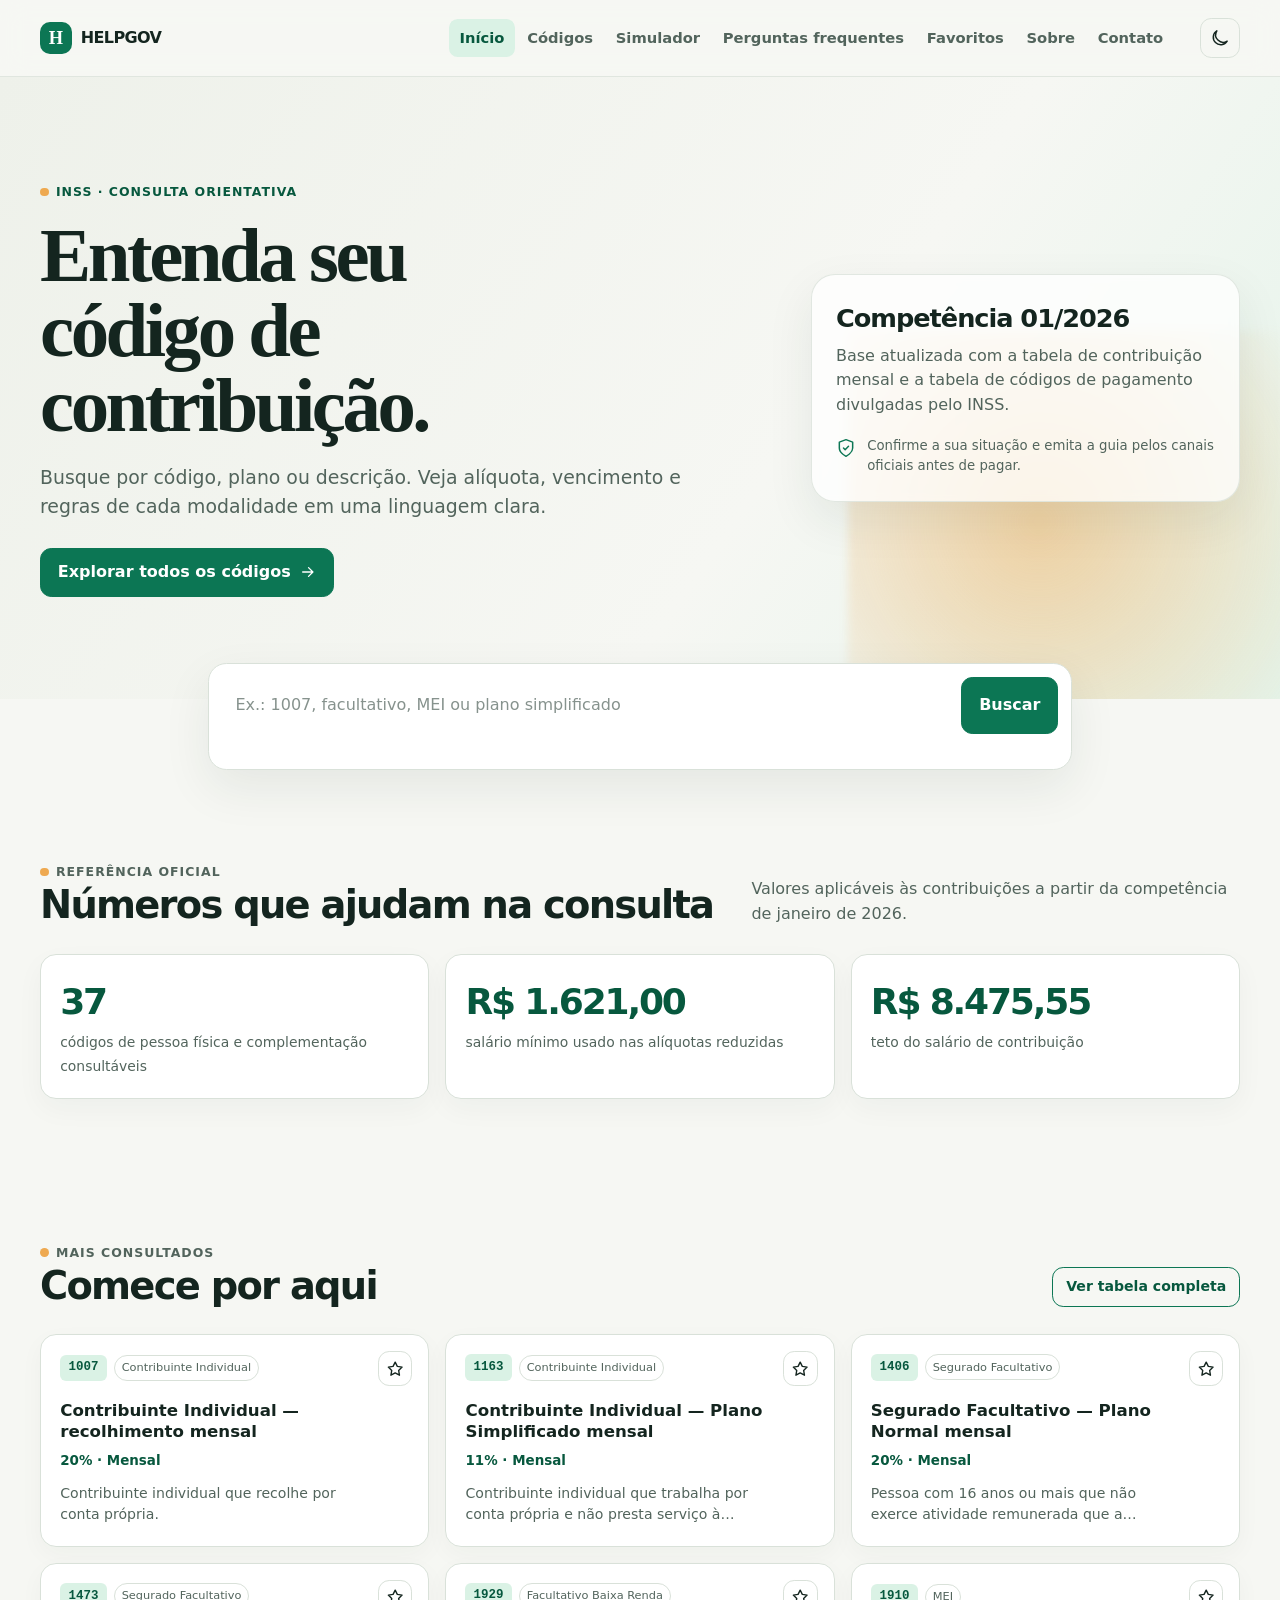
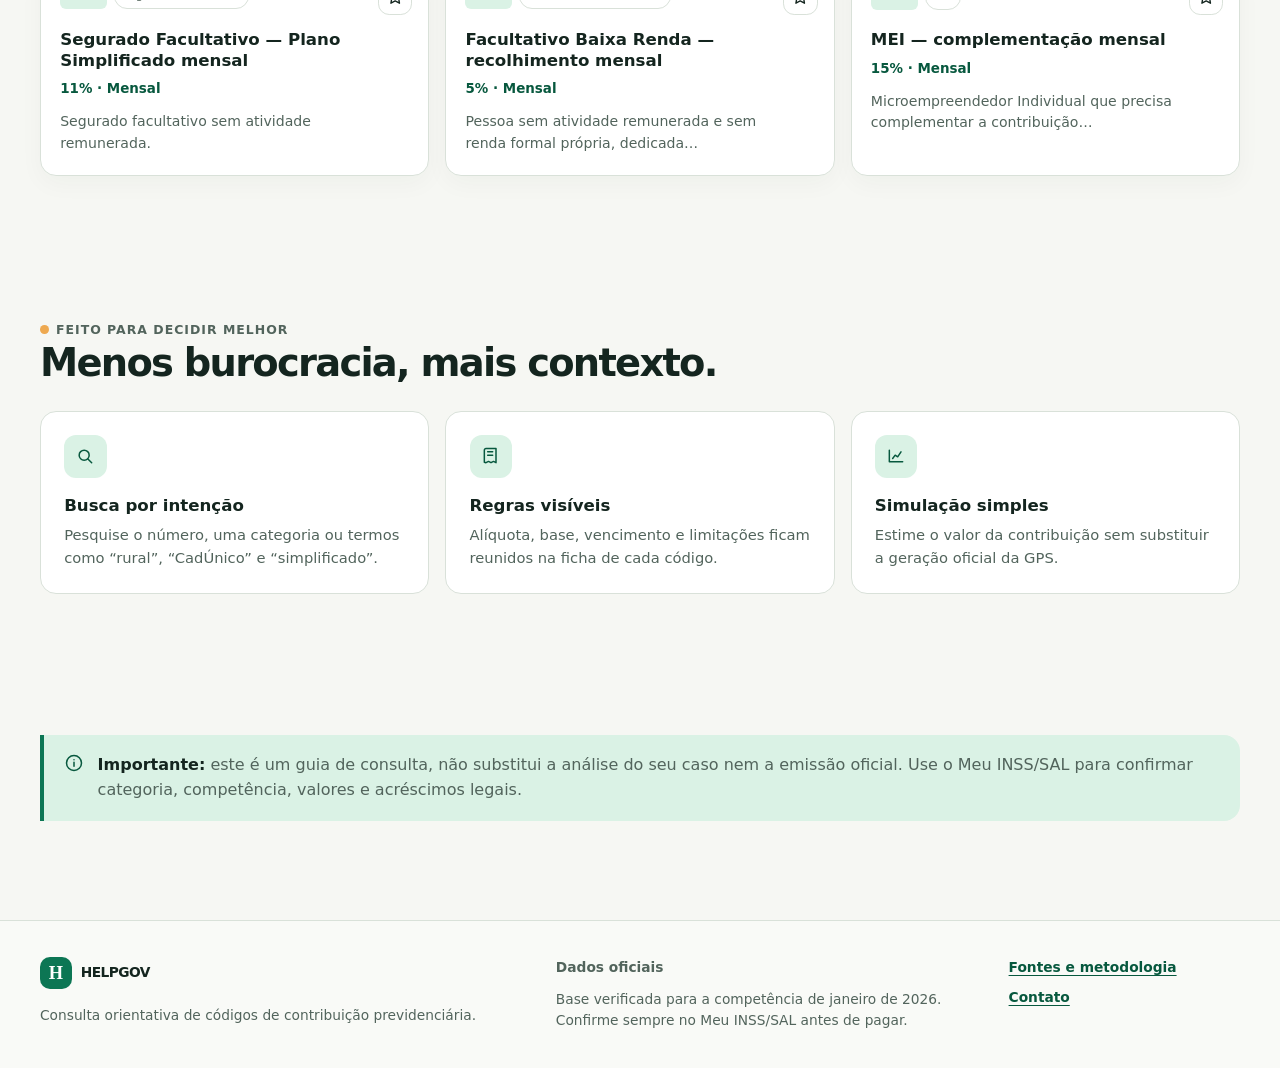
<file: index.html>
<!doctype html>
<html lang="pt-BR" data-root="./">
<head>
  <meta charset="utf-8">
  <meta name="viewport" content="width=device-width, initial-scale=1">
  <meta name="description" content="Consulte códigos de contribuição previdenciária, regras, vencimentos e valores de referência do INSS.">
  <title>HELPGOV — Códigos de contribuição do INSS</title>
  <link rel="stylesheet" href="assets/css/main.css">
</head>
<body data-page="inicio">
  <header id="site-header" class="site-header"></header>
  <div id="announcements" class="sr-only" aria-live="polite" aria-atomic="true"></div>

  <main id="main-content">
    <section class="hero" aria-labelledby="home-title">
      <div class="container hero__grid">
        <div>
          <p class="eyebrow">INSS · consulta orientativa</p>
          <h1 id="home-title">Entenda seu código de contribuição.</h1>
          <p class="lead">Busque por código, plano ou descrição. Veja alíquota, vencimento e regras de cada modalidade em uma linguagem clara.</p>
          <a class="button" href="pages/codigo.html">Explorar todos os códigos <svg aria-hidden="true" viewBox="0 0 24 24"><path d="M5 12h14m-6-6 6 6-6 6"/></svg></a>
        </div>
        <aside class="hero__aside" aria-label="Dados de referência">
          <strong>Competência 01/2026</strong>
          <p>Base atualizada com a tabela de contribuição mensal e a tabela de códigos de pagamento divulgadas pelo INSS.</p>
          <div class="source-note"><svg aria-hidden="true" viewBox="0 0 24 24"><path d="M12 22s8-4 8-10V5l-8-3-8 3v7c0 6 8 10 8 10Z"/><path d="m9 12 2 2 4-4"/></svg><span>Confirme a sua situação e emita a guia pelos canais oficiais antes de pagar.</span></div>
        </aside>
      </div>
    </section>

    <section class="search-panel" aria-label="Busca rápida de códigos">
      <form id="home-search-form" class="search-form" role="search">
        <label class="sr-only" for="home-search">Código ou descrição</label>
        <input id="home-search" class="input" type="search" autocomplete="off" placeholder="Ex.: 1007, facultativo, MEI ou plano simplificado" disabled>
        <button id="home-search-button" class="button" type="submit" disabled>Buscar</button>
      </form>
      <p id="home-search-status" class="form-status" aria-live="polite"></p>
    </section>

    <section id="home-result-section" class="section section--tight" hidden aria-labelledby="home-result-title">
      <div class="container">
        <div class="section-heading"><div><p class="eyebrow">Busca inteligente</p><h2 id="home-result-title">Resultados</h2></div><p id="home-result-summary" aria-live="polite"></p></div>
        <div id="home-results" class="code-grid"></div>
      </div>
    </section>

    <section class="section" aria-labelledby="numbers-title">
      <div class="container">
        <div class="section-heading"><div><p class="eyebrow">Referência oficial</p><h2 id="numbers-title">Números que ajudam na consulta</h2></div><p>Valores aplicáveis às contribuições a partir da competência de janeiro de 2026.</p></div>
        <div class="stat-grid">
          <div class="stat"><strong id="stat-codes">—</strong><span>códigos de pessoa física e complementação consultáveis</span></div>
          <div class="stat"><strong id="stat-minimum">—</strong><span>salário mínimo usado nas alíquotas reduzidas</span></div>
          <div class="stat"><strong id="stat-ceiling">—</strong><span>teto do salário de contribuição</span></div>
        </div>
      </div>
    </section>

    <section class="section section--tight" aria-labelledby="featured-title">
      <div class="container">
        <div class="section-heading"><div><p class="eyebrow">Mais consultados</p><h2 id="featured-title">Comece por aqui</h2></div><a class="button button--secondary button--small" href="pages/codigo.html">Ver tabela completa</a></div>
        <div id="featured-codes" class="code-grid"></div>
      </div>
    </section>

    <section class="section" aria-labelledby="features-title">
      <div class="container">
        <div class="section-heading"><div><p class="eyebrow">Feito para decidir melhor</p><h2 id="features-title">Menos burocracia, mais contexto.</h2></div></div>
        <div class="feature-grid">
          <article class="feature"><div class="feature__icon"><svg aria-hidden="true" viewBox="0 0 24 24"><circle cx="11" cy="11" r="6"/><path d="m20 20-4.5-4.5"/></svg></div><h3>Busca por intenção</h3><p>Pesquise o número, uma categoria ou termos como “rural”, “CadÚnico” e “simplificado”.</p></article>
          <article class="feature"><div class="feature__icon"><svg aria-hidden="true" viewBox="0 0 24 24"><path d="M4 19.5V5a2 2 0 0 1 2-2h12v17l-3-1.5-3 1.5-3-1.5-3 1.5Z"/><path d="M8 7h6m-6 4h6"/></svg></div><h3>Regras visíveis</h3><p>Alíquota, base, vencimento e limitações ficam reunidos na ficha de cada código.</p></article>
          <article class="feature"><div class="feature__icon"><svg aria-hidden="true" viewBox="0 0 24 24"><path d="M4 19V5m0 14h16M8 15l3-4 3 2 4-6"/></svg></div><h3>Simulação simples</h3><p>Estime o valor da contribuição sem substituir a geração oficial da GPS.</p></article>
        </div>
      </div>
    </section>

    <section class="section section--tight"><div class="container"><div class="notice"><svg aria-hidden="true" viewBox="0 0 24 24"><circle cx="12" cy="12" r="9"/><path d="M12 11v5m0-8h.01"/></svg><div><strong>Importante:</strong> este é um guia de consulta, não substitui a análise do seu caso nem a emissão oficial. Use o Meu INSS/SAL para confirmar categoria, competência, valores e acréscimos legais.</div></div></div></section>
  </main>
  <footer id="site-footer" class="site-footer"></footer>
  <script defer src="assets/js/shared/utils.js"></script>
  <script defer src="assets/js/shared/data.js"></script>
  <script defer src="assets/js/shared/favorites.js"></script>
  <script defer src="assets/js/shared/code-ui.js"></script>
  <script defer src="assets/js/shared/app-shell.js"></script>
  <script defer src="assets/js/pages/home.js"></script>
</body>
</html>
</file>
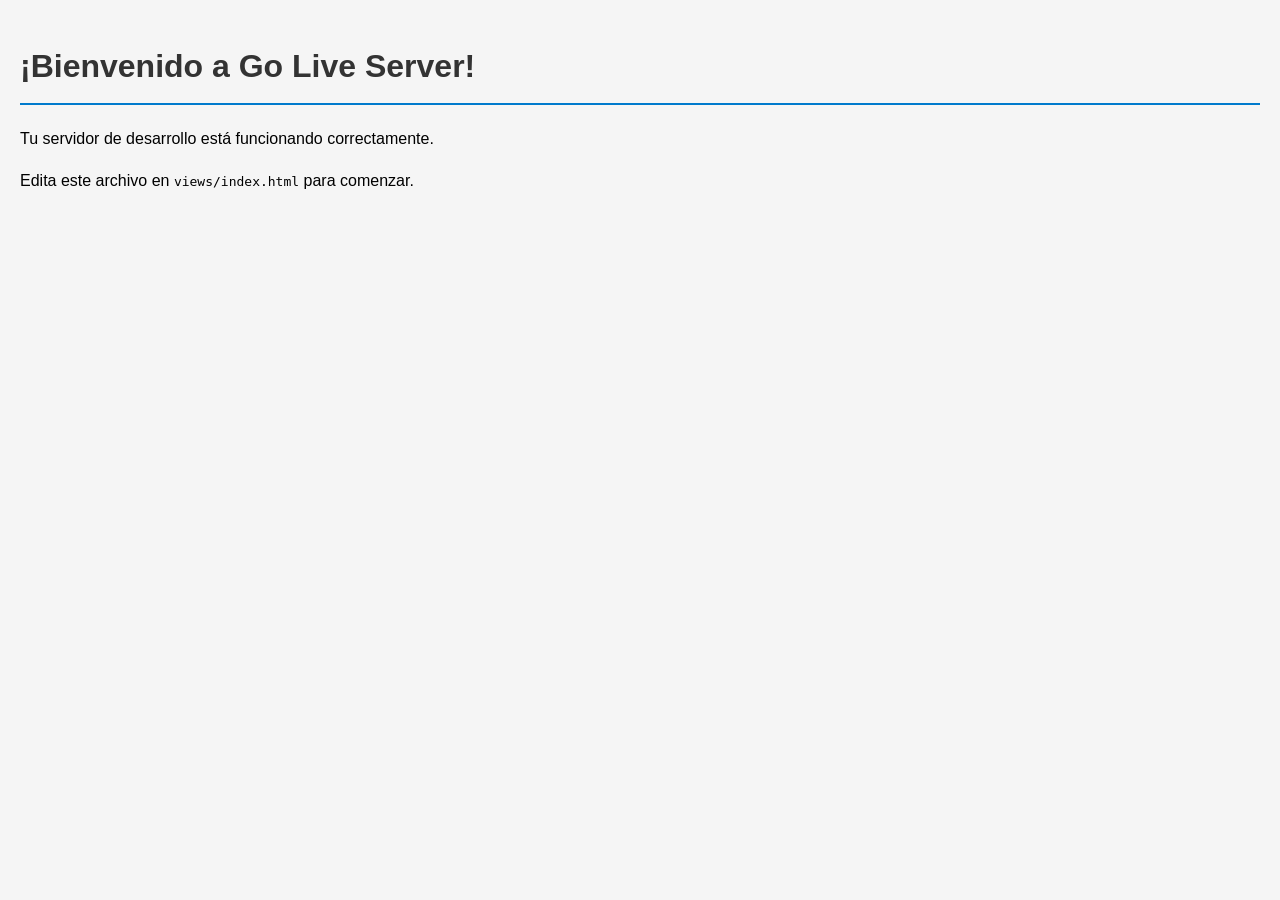
<file: views/index.html>
<!DOCTYPE html>
    <html lang="es">
    <head>
        <meta charset="UTF-8">
        <meta name="viewport" content="width=device-width, initial-scale=1.0">
        <title>Go Live Server - Proyecto</title>
        <link rel="stylesheet" href="/style/styles.css">
    </head>
    <body>
        <h1>¡Bienvenido a Go Live Server!</h1>
        <p>Tu servidor de desarrollo está funcionando correctamente.</p>
        <p>Edita este archivo en <code>views/index.html</code> para comenzar.</p>
        
    </body>
    </html>
</file>
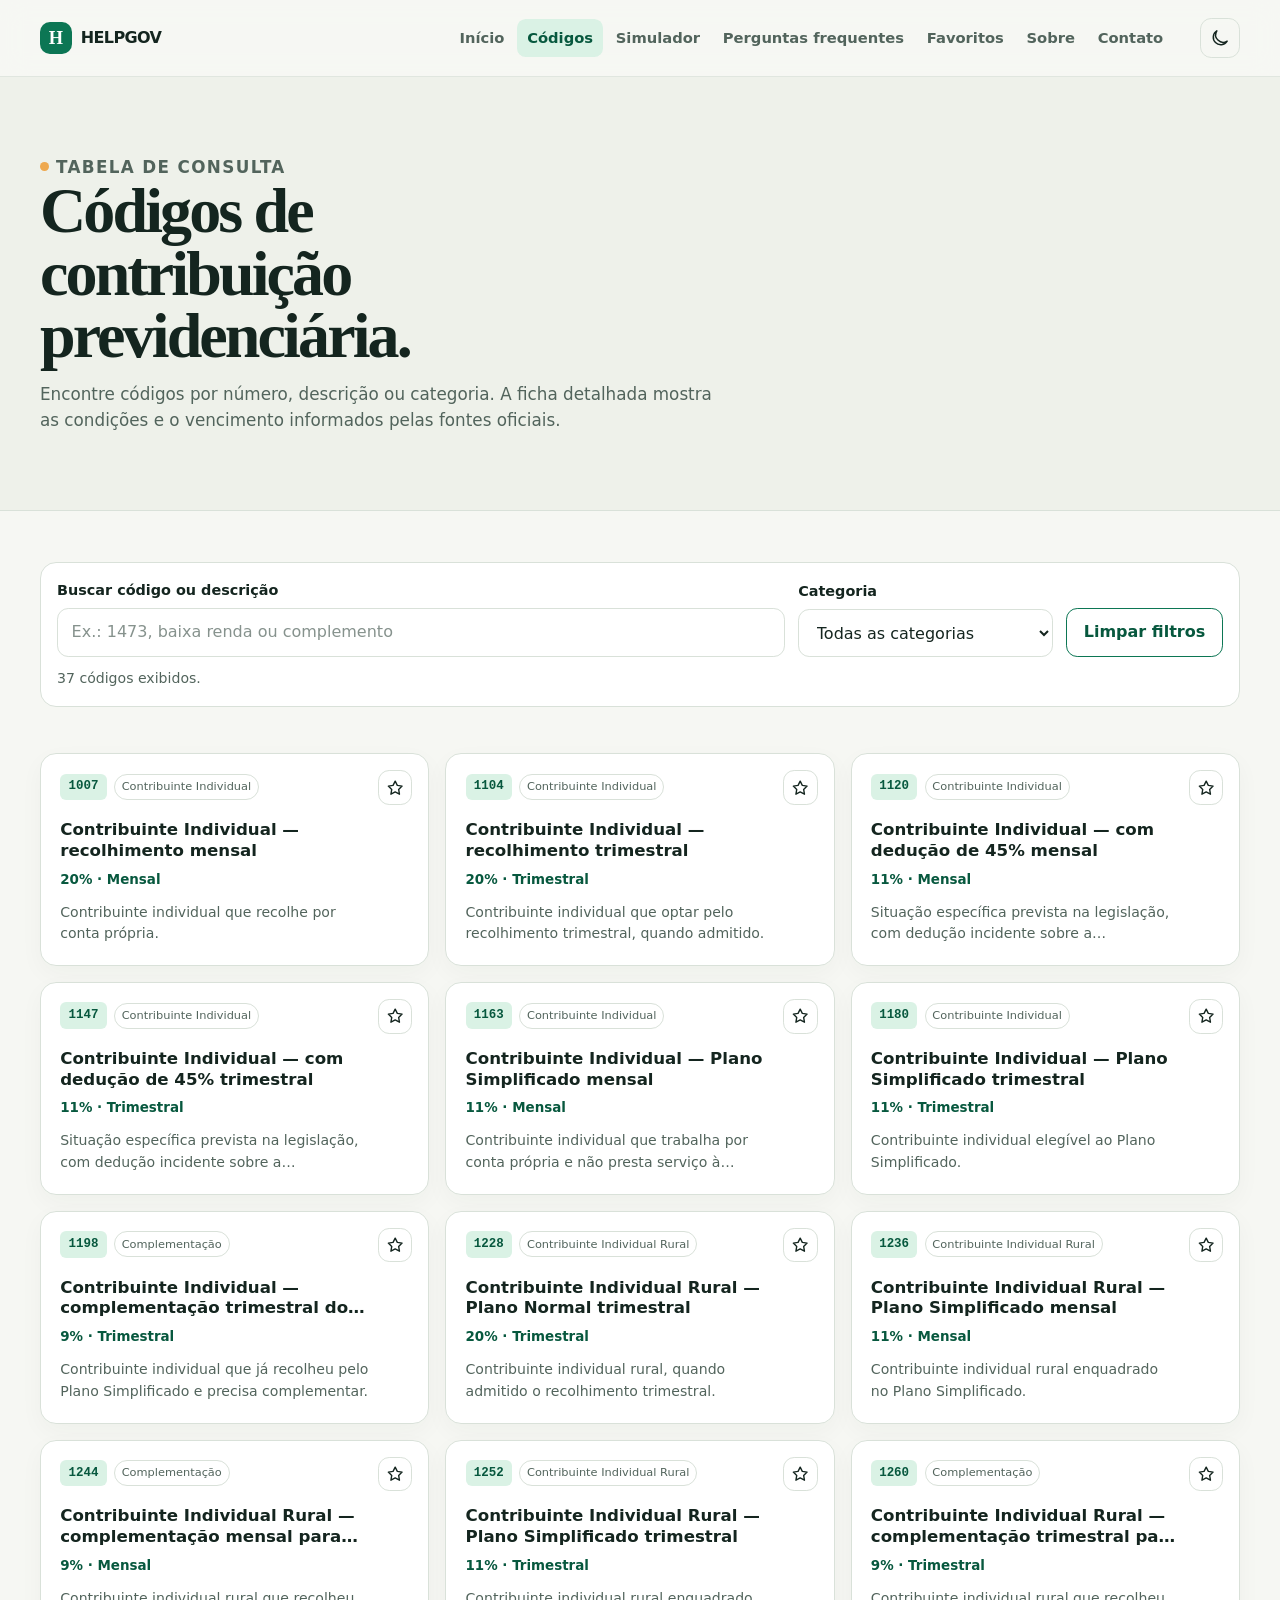
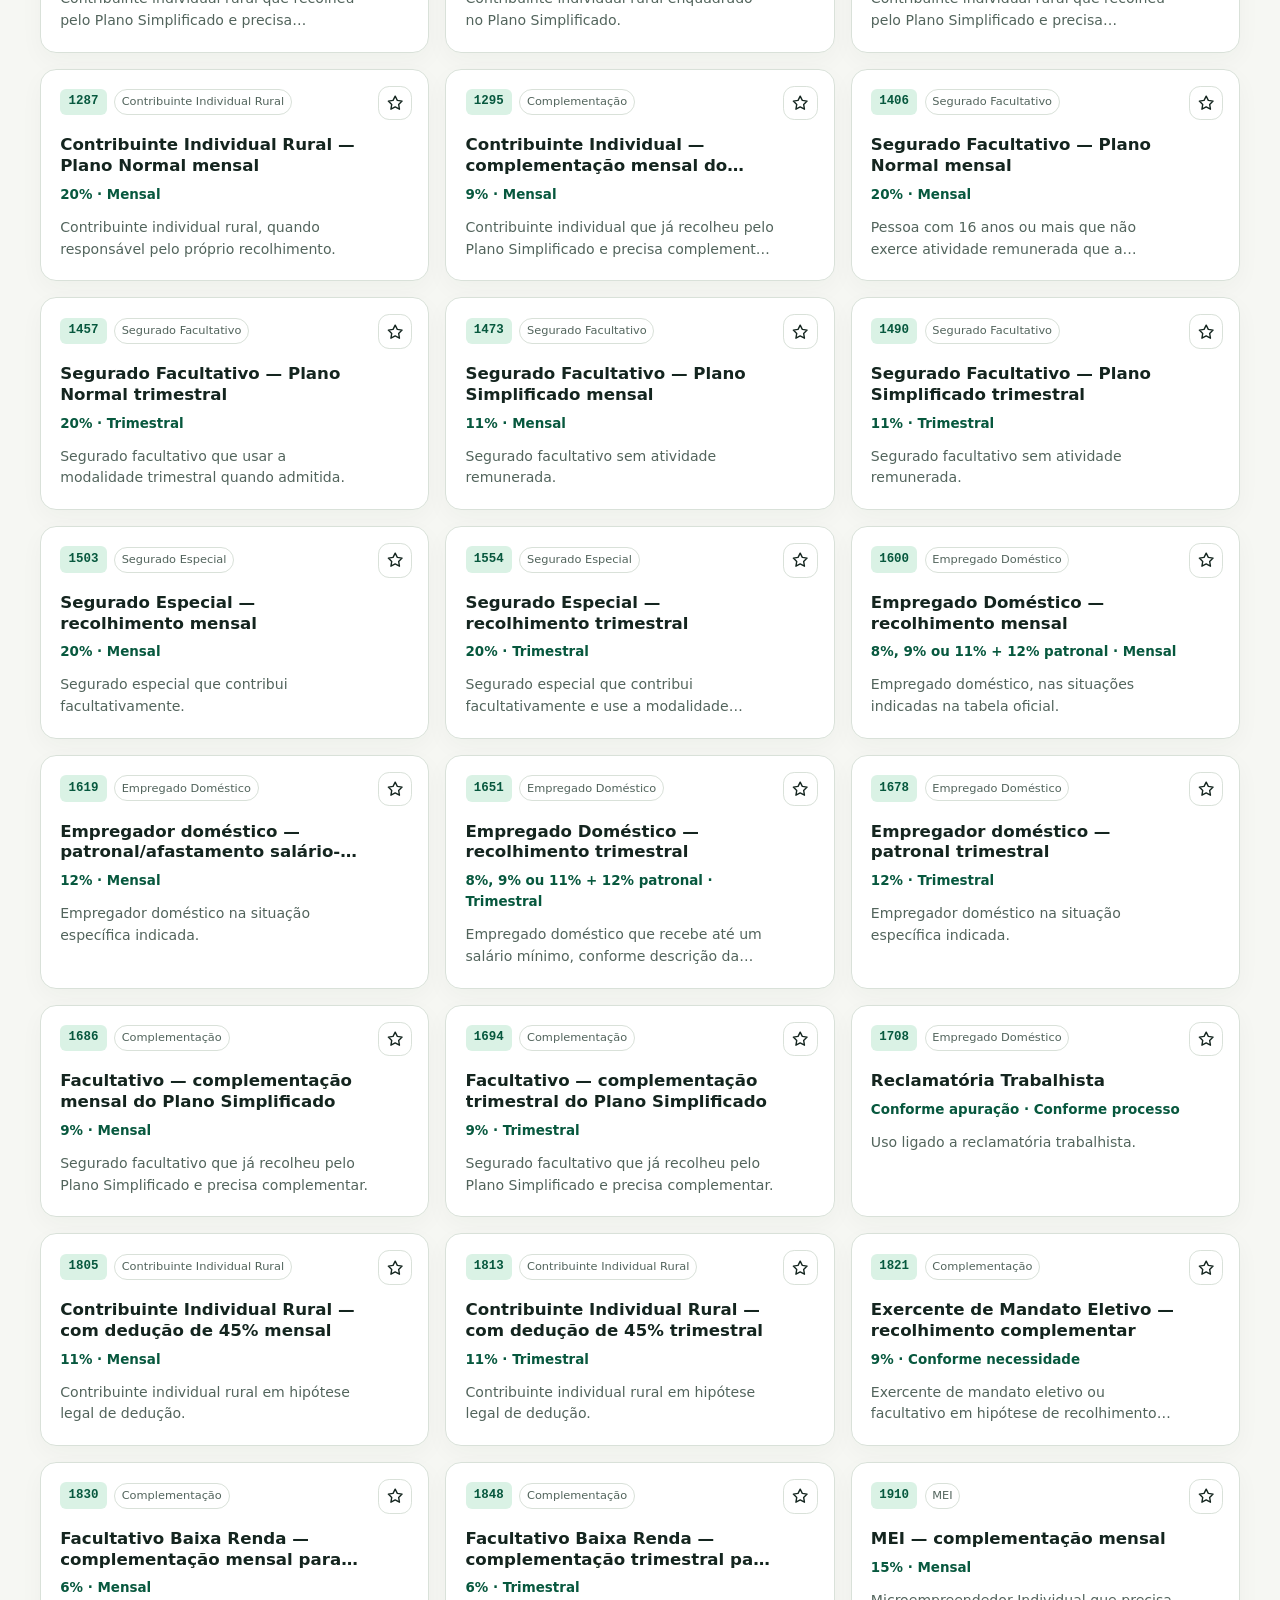
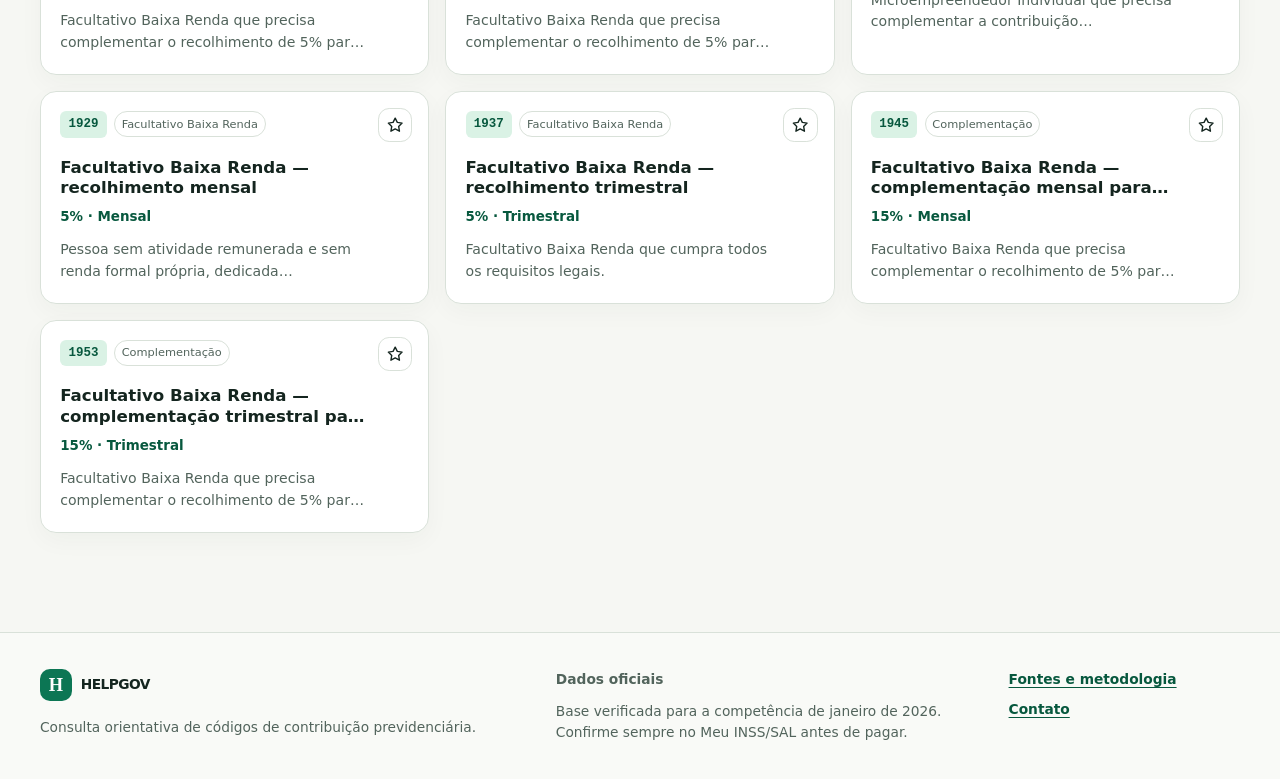
<file: pages/codigo.html>
<!doctype html>
<html lang="pt-BR" data-root="../">
<head>
  <meta charset="utf-8">
  <meta name="viewport" content="width=device-width, initial-scale=1">
  <meta name="description" content="Consulte a tabela de códigos de pagamento de contribuição previdenciária do INSS.">
  <title>Códigos de contribuição INSS | HELPGOV</title>
  <link rel="stylesheet" href="../assets/css/main.css">
</head>
<body data-page="codigos">
  <header id="site-header" class="site-header"></header>
  <div id="announcements" class="sr-only" aria-live="polite" aria-atomic="true"></div>
  <main id="main-content">
    <section class="page-hero" aria-labelledby="catalog-title"><div class="container"><p class="eyebrow">Tabela de consulta</p><h1 id="catalog-title">Códigos de contribuição previdenciária.</h1><p>Encontre códigos por número, descrição ou categoria. A ficha detalhada mostra as condições e o vencimento informados pelas fontes oficiais.</p></div></section>
    <section class="section section--tight"><div class="container">
      <div id="code-detail" class="detail-panel" hidden></div>
      <form class="filters" role="search" onsubmit="return false">
        <div class="field"><label for="code-search">Buscar código ou descrição</label><input id="code-search" class="input" type="search" autocomplete="off" placeholder="Ex.: 1473, baixa renda ou complemento"></div>
        <div class="field"><label for="category-filter">Categoria</label><select id="category-filter" class="select"><option value="all">Todas as categorias</option></select></div>
        <button id="clear-filters" class="button button--secondary" type="button">Limpar filtros</button>
        <p id="catalog-summary" class="filter-summary" aria-live="polite">Carregando códigos…</p>
      </form>
      <p id="catalog-status" class="form-status" aria-live="polite"></p>
      <div id="code-grid" class="code-grid" aria-label="Lista de códigos"></div>
    </div></section>
  </main>
  <footer id="site-footer" class="site-footer"></footer>
  <script defer src="../assets/js/shared/utils.js"></script><script defer src="../assets/js/shared/data.js"></script><script defer src="../assets/js/shared/favorites.js"></script><script defer src="../assets/js/shared/code-ui.js"></script><script defer src="../assets/js/shared/app-shell.js"></script><script defer src="../assets/js/pages/catalog.js"></script>
</body>
</html>
</file>
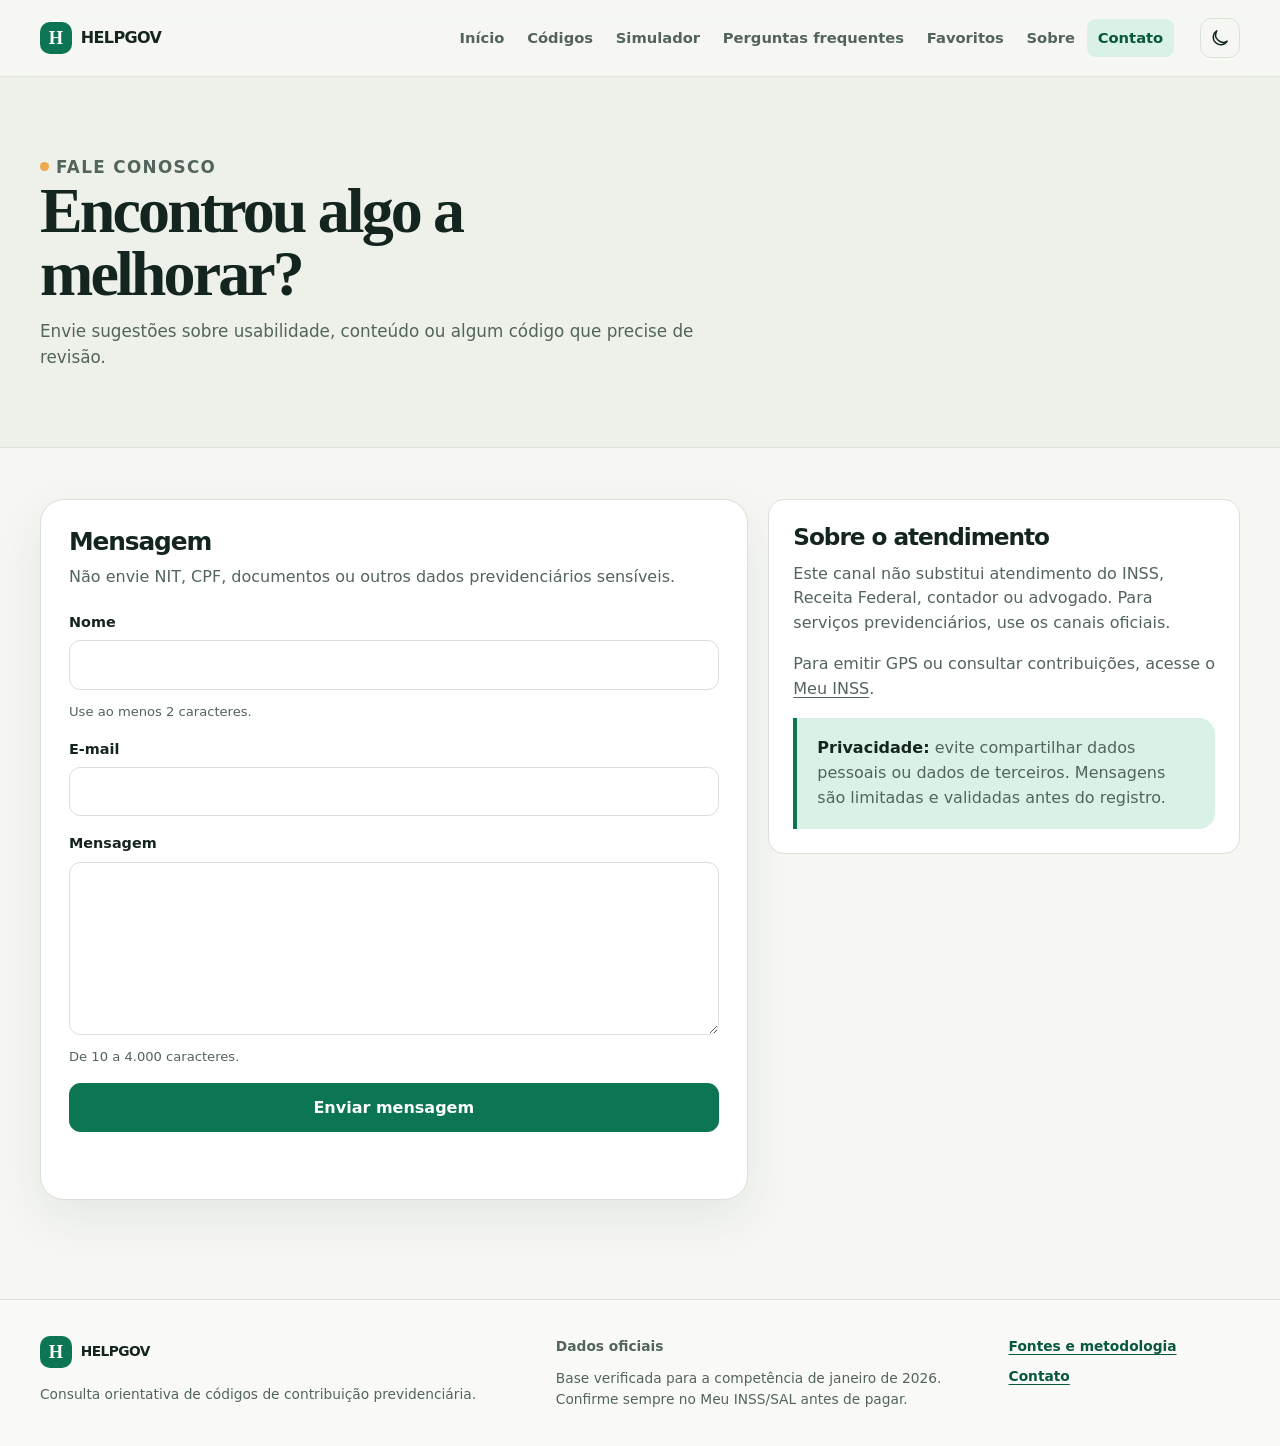
<file: pages/contato.html>
<!doctype html>
<html lang="pt-BR" data-root="../">
<head>
  <meta charset="utf-8"><meta name="viewport" content="width=device-width, initial-scale=1">
  <meta name="description" content="Entre em contato com o HELPGOV.">
  <title>Contato | HELPGOV</title><link rel="stylesheet" href="../assets/css/main.css">
</head>
<body data-page="contato">
  <header id="site-header" class="site-header"></header><div id="announcements" class="sr-only" aria-live="polite" aria-atomic="true"></div>
  <main id="main-content">
    <section class="page-hero" aria-labelledby="contact-title"><div class="container"><p class="eyebrow">Fale conosco</p><h1 id="contact-title">Encontrou algo a melhorar?</h1><p>Envie sugestões sobre usabilidade, conteúdo ou algum código que precise de revisão.</p></div></section>
    <section class="section section--tight"><div class="container contact-grid">
      <form id="contact-form" class="panel" name="contato" method="POST" action="/pages/contato" data-netlify="true" netlify-honeypot="bot-field" novalidate>
        <input type="hidden" name="form-name" value="contato">
        <p hidden><label>Não preencha este campo: <input name="bot-field" autocomplete="off" tabindex="-1"></label></p>
        <h2>Mensagem</h2><p>Não envie NIT, CPF, documentos ou outros dados previdenciários sensíveis.</p>
        <div class="form-stack">
          <div class="field"><label for="contact-name">Nome</label><input id="contact-name" class="input" name="nome" autocomplete="name" minlength="2" maxlength="120" required><p class="help-text">Use ao menos 2 caracteres.</p></div>
          <div class="field"><label for="contact-email">E-mail</label><input id="contact-email" class="input" name="email" type="email" autocomplete="email" maxlength="254" required></div>
          <div class="field"><label for="contact-message">Mensagem</label><textarea id="contact-message" class="textarea" name="mensagem" rows="6" minlength="10" maxlength="4000" required></textarea><p class="help-text">De 10 a 4.000 caracteres.</p></div>
          <button class="button" type="submit">Enviar mensagem</button><p id="contact-status" class="form-status" role="status"></p>
        </div>
      </form>
      <aside class="content-card"><h2>Sobre o atendimento</h2><p>Este canal não substitui atendimento do INSS, Receita Federal, contador ou advogado. Para serviços previdenciários, use os canais oficiais.</p><p>Para emitir GPS ou consultar contribuições, acesse o <a href="https://sal.rfb.gov.br/home" target="_blank" rel="noopener noreferrer">Meu INSS</a>.</p><div class="notice"><div><strong>Privacidade:</strong> evite compartilhar dados pessoais ou dados de terceiros. Mensagens são limitadas e validadas antes do registro.</div></div></aside>
    </div></section>
  </main>
  <footer id="site-footer" class="site-footer"></footer>
  <script defer src="../assets/js/shared/utils.js"></script><script defer src="../assets/js/shared/app-shell.js"></script><script defer src="../assets/js/pages/contact.js"></script>
</body>
</html>
</file>
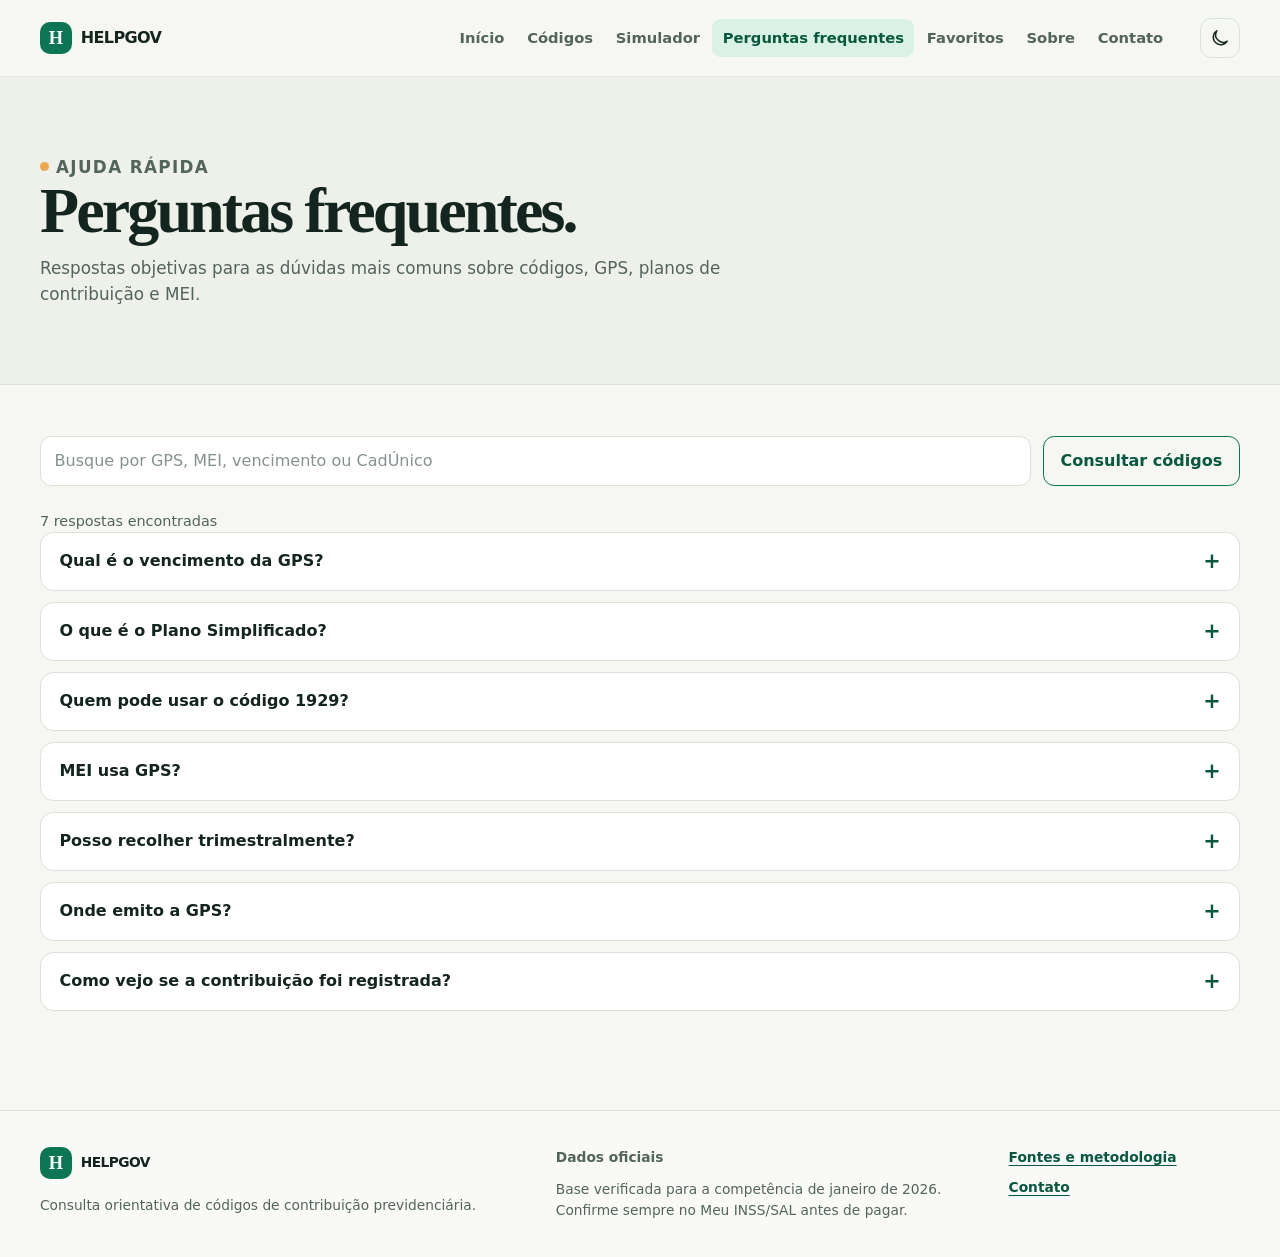
<file: pages/duvidas.html>
<!doctype html>
<html lang="pt-BR" data-root="../">
<head>
  <meta charset="utf-8"><meta name="viewport" content="width=device-width, initial-scale=1">
  <meta name="description" content="Perguntas frequentes sobre GPS, códigos INSS, MEI e contribuição previdenciária.">
  <title>Perguntas frequentes | HELPGOV</title><link rel="stylesheet" href="../assets/css/main.css">
</head>
<body data-page="duvidas">
  <header id="site-header" class="site-header"></header><div id="announcements" class="sr-only" aria-live="polite" aria-atomic="true"></div>
  <main id="main-content">
    <section class="page-hero" aria-labelledby="faq-title"><div class="container"><p class="eyebrow">Ajuda rápida</p><h1 id="faq-title">Perguntas frequentes.</h1><p>Respostas objetivas para as dúvidas mais comuns sobre códigos, GPS, planos de contribuição e MEI.</p></div></section>
    <section class="section section--tight"><div class="container"><div class="faq-search"><label class="sr-only" for="faq-search">Buscar pergunta</label><input id="faq-search" class="input" type="search" placeholder="Busque por GPS, MEI, vencimento ou CadÚnico"><a class="button button--secondary" href="codigo.html">Consultar códigos</a></div><p id="faq-summary" class="form-status" aria-live="polite"></p><div id="faq-list" class="faq-list"></div></div></section>
  </main>
  <footer id="site-footer" class="site-footer"></footer>
  <script defer src="../assets/js/shared/utils.js"></script><script defer src="../assets/js/shared/app-shell.js"></script><script defer src="../assets/js/pages/faq.js"></script>
</body>
</html>
</file>
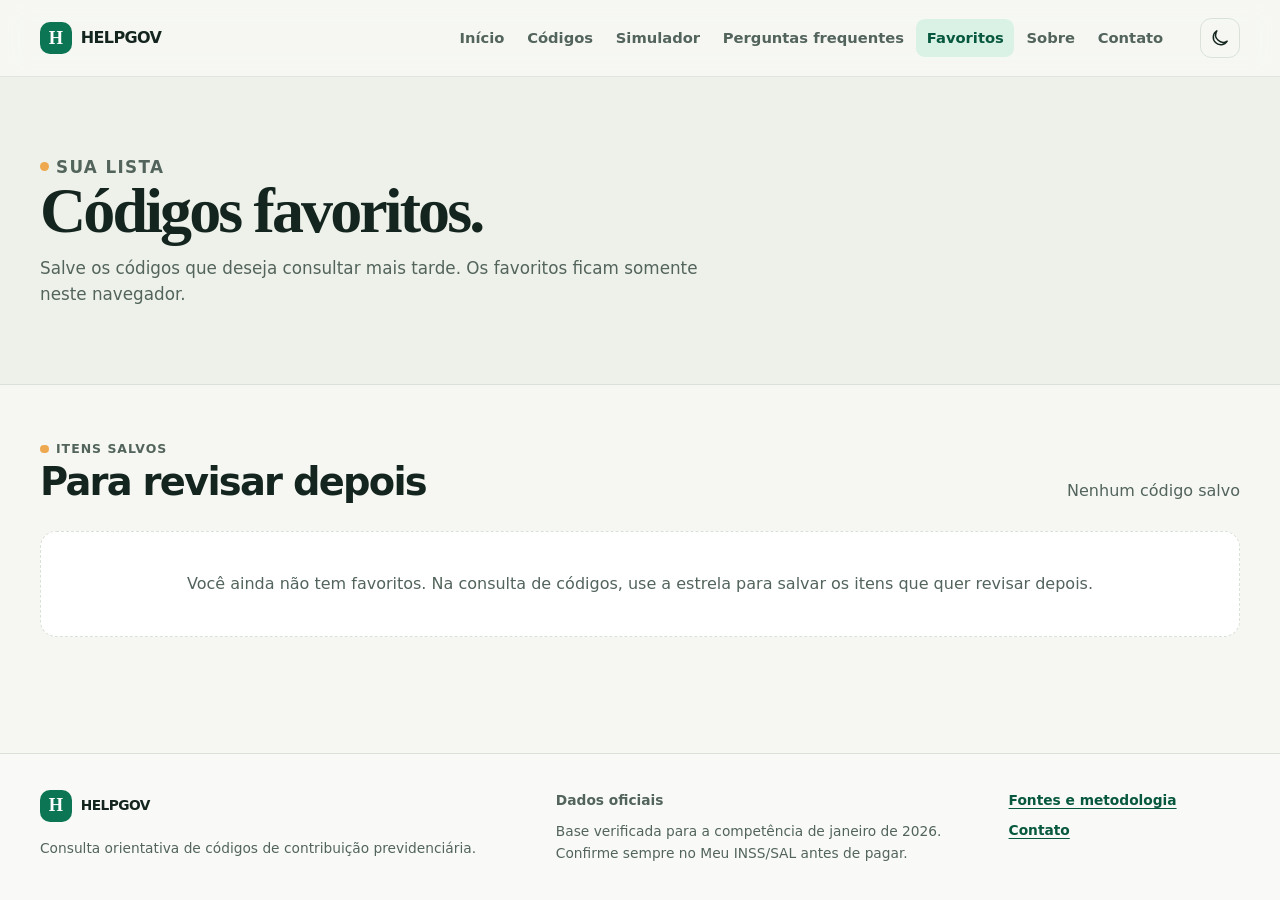
<file: pages/favoritos.html>
<!doctype html>
<html lang="pt-BR" data-root="../">
<head>
  <meta charset="utf-8"><meta name="viewport" content="width=device-width, initial-scale=1">
  <meta name="description" content="Códigos de contribuição previdenciária salvos como favoritos.">
  <title>Favoritos | HELPGOV</title><link rel="stylesheet" href="../assets/css/main.css">
</head>
<body data-page="favoritos">
  <header id="site-header" class="site-header"></header><div id="announcements" class="sr-only" aria-live="polite" aria-atomic="true"></div>
  <main id="main-content">
    <section class="page-hero" aria-labelledby="favorites-title"><div class="container"><p class="eyebrow">Sua lista</p><h1 id="favorites-title">Códigos favoritos.</h1><p>Salve os códigos que deseja consultar mais tarde. Os favoritos ficam somente neste navegador.</p></div></section>
    <section class="section section--tight"><div class="container"><div class="section-heading"><div><p class="eyebrow">Itens salvos</p><h2>Para revisar depois</h2></div><p id="favorites-summary" aria-live="polite">Carregando…</p></div><div id="favorites-grid" class="code-grid"></div></div></section>
  </main>
  <footer id="site-footer" class="site-footer"></footer>
  <script defer src="../assets/js/shared/utils.js"></script><script defer src="../assets/js/shared/data.js"></script><script defer src="../assets/js/shared/favorites.js"></script><script defer src="../assets/js/shared/code-ui.js"></script><script defer src="../assets/js/shared/app-shell.js"></script><script defer src="../assets/js/pages/favorites.js"></script>
</body>
</html>
</file>
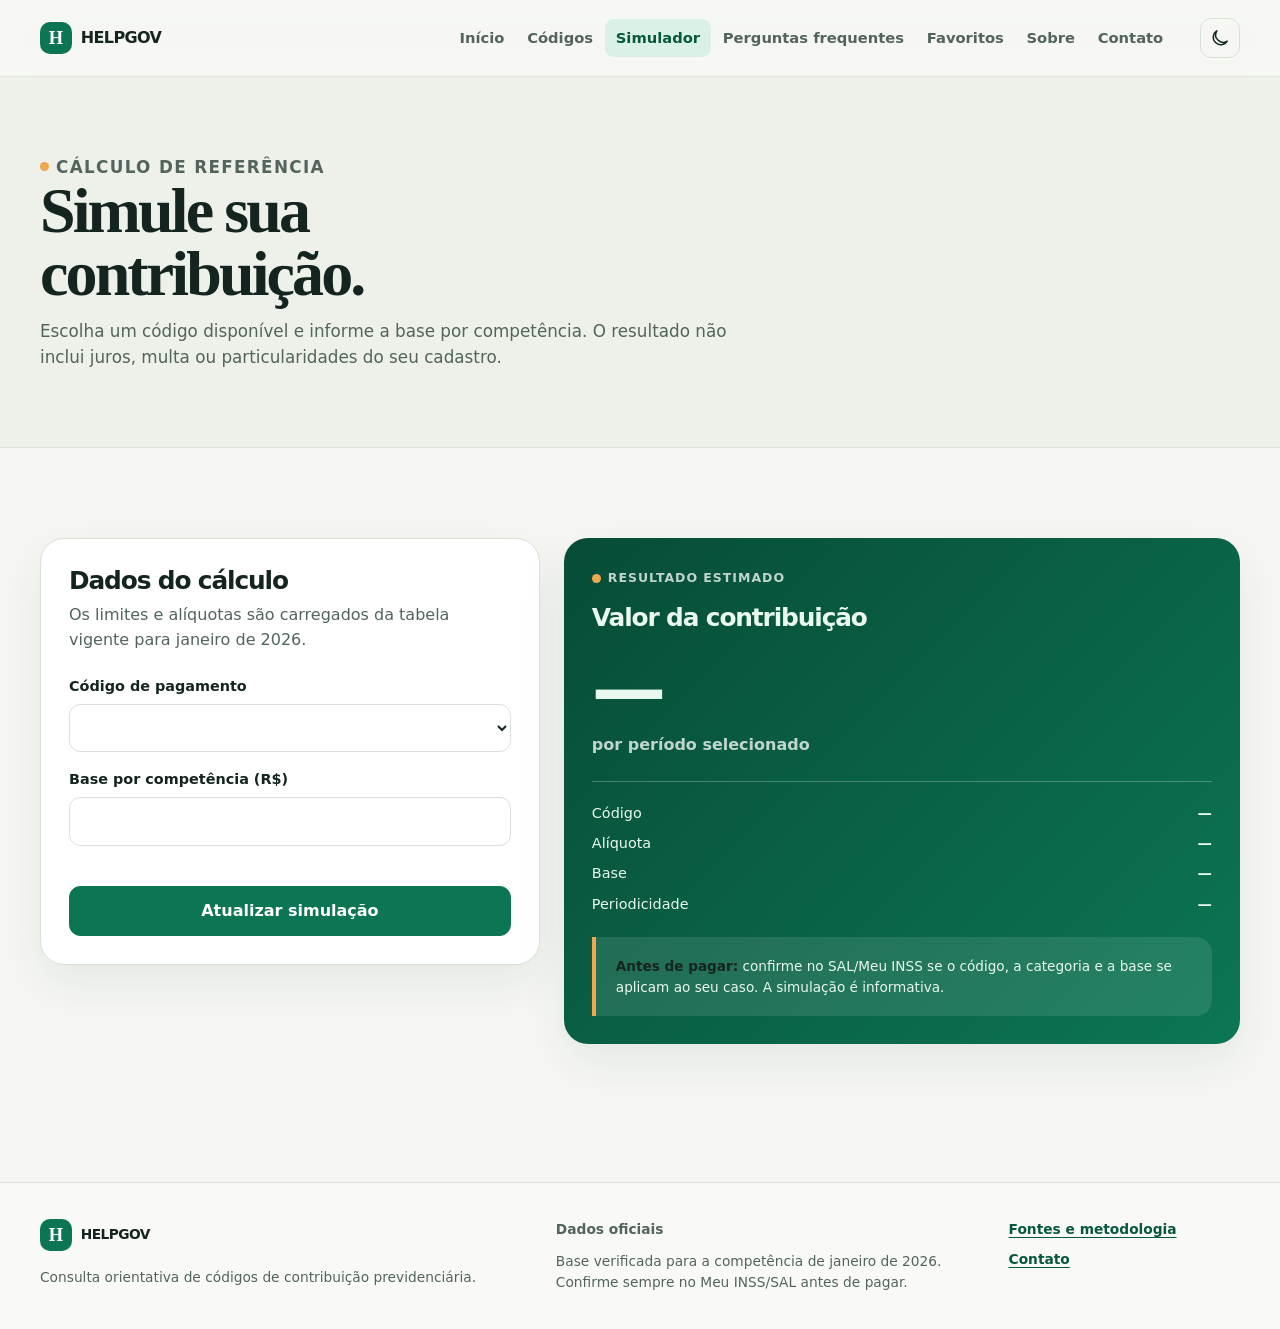
<file: pages/simulador.html>
<!doctype html>
<html lang="pt-BR" data-root="../">
<head>
  <meta charset="utf-8"><meta name="viewport" content="width=device-width, initial-scale=1">
  <meta name="description" content="Simulador orientativo de contribuição previdenciária por código INSS.">
  <title>Simulador de contribuição | HELPGOV</title><link rel="stylesheet" href="../assets/css/main.css">
</head>
<body data-page="simulador">
  <header id="site-header" class="site-header"></header><div id="announcements" class="sr-only" aria-live="polite" aria-atomic="true"></div>
  <main id="main-content">
    <section class="page-hero" aria-labelledby="simulator-title"><div class="container"><p class="eyebrow">Cálculo de referência</p><h1 id="simulator-title">Simule sua contribuição.</h1><p>Escolha um código disponível e informe a base por competência. O resultado não inclui juros, multa ou particularidades do seu cadastro.</p></div></section>
    <section class="section"><div class="container simulator-layout">
      <form id="simulation-form" class="panel" novalidate>
        <h2>Dados do cálculo</h2><p>Os limites e alíquotas são carregados da tabela vigente para janeiro de 2026.</p>
        <div class="form-stack">
          <div class="field"><label for="simulation-code">Código de pagamento</label><select id="simulation-code" class="select" required><option value="">Carregando opções…</option></select></div>
          <div class="field"><label for="contribution-base">Base por competência (R$)</label><input id="contribution-base" class="input" type="number" min="0" step="0.01" inputmode="decimal" required><p id="base-help" class="help-text"></p><p id="simulation-error" class="field-error" aria-live="polite"></p></div>
          <button class="button" type="submit">Atualizar simulação</button>
        </div>
      </form>
      <section class="panel calculation" aria-live="polite" aria-labelledby="result-title">
        <p class="eyebrow">Resultado estimado</p><h2 id="result-title">Valor da contribuição</h2><div id="simulation-amount" class="calculation__amount">—</div><p class="calculation__caption">por período selecionado</p>
        <div class="calculation__rows"><div><span>Código</span><strong id="simulation-code-output">—</strong></div><div><span>Alíquota</span><strong id="simulation-rate-output">—</strong></div><div><span>Base</span><strong id="simulation-base-output">—</strong></div><div><span>Periodicidade</span><strong id="simulation-frequency-output">—</strong></div></div>
        <div class="notice"><div><strong>Antes de pagar:</strong> confirme no SAL/Meu INSS se o código, a categoria e a base se aplicam ao seu caso. A simulação é informativa.</div></div>
      </section>
    </div></section>
  </main>
  <footer id="site-footer" class="site-footer"></footer>
  <script defer src="../assets/js/shared/utils.js"></script><script defer src="../assets/js/shared/data.js"></script><script defer src="../assets/js/shared/app-shell.js"></script><script defer src="../assets/js/pages/simulator.js"></script>
</body>
</html>
</file>
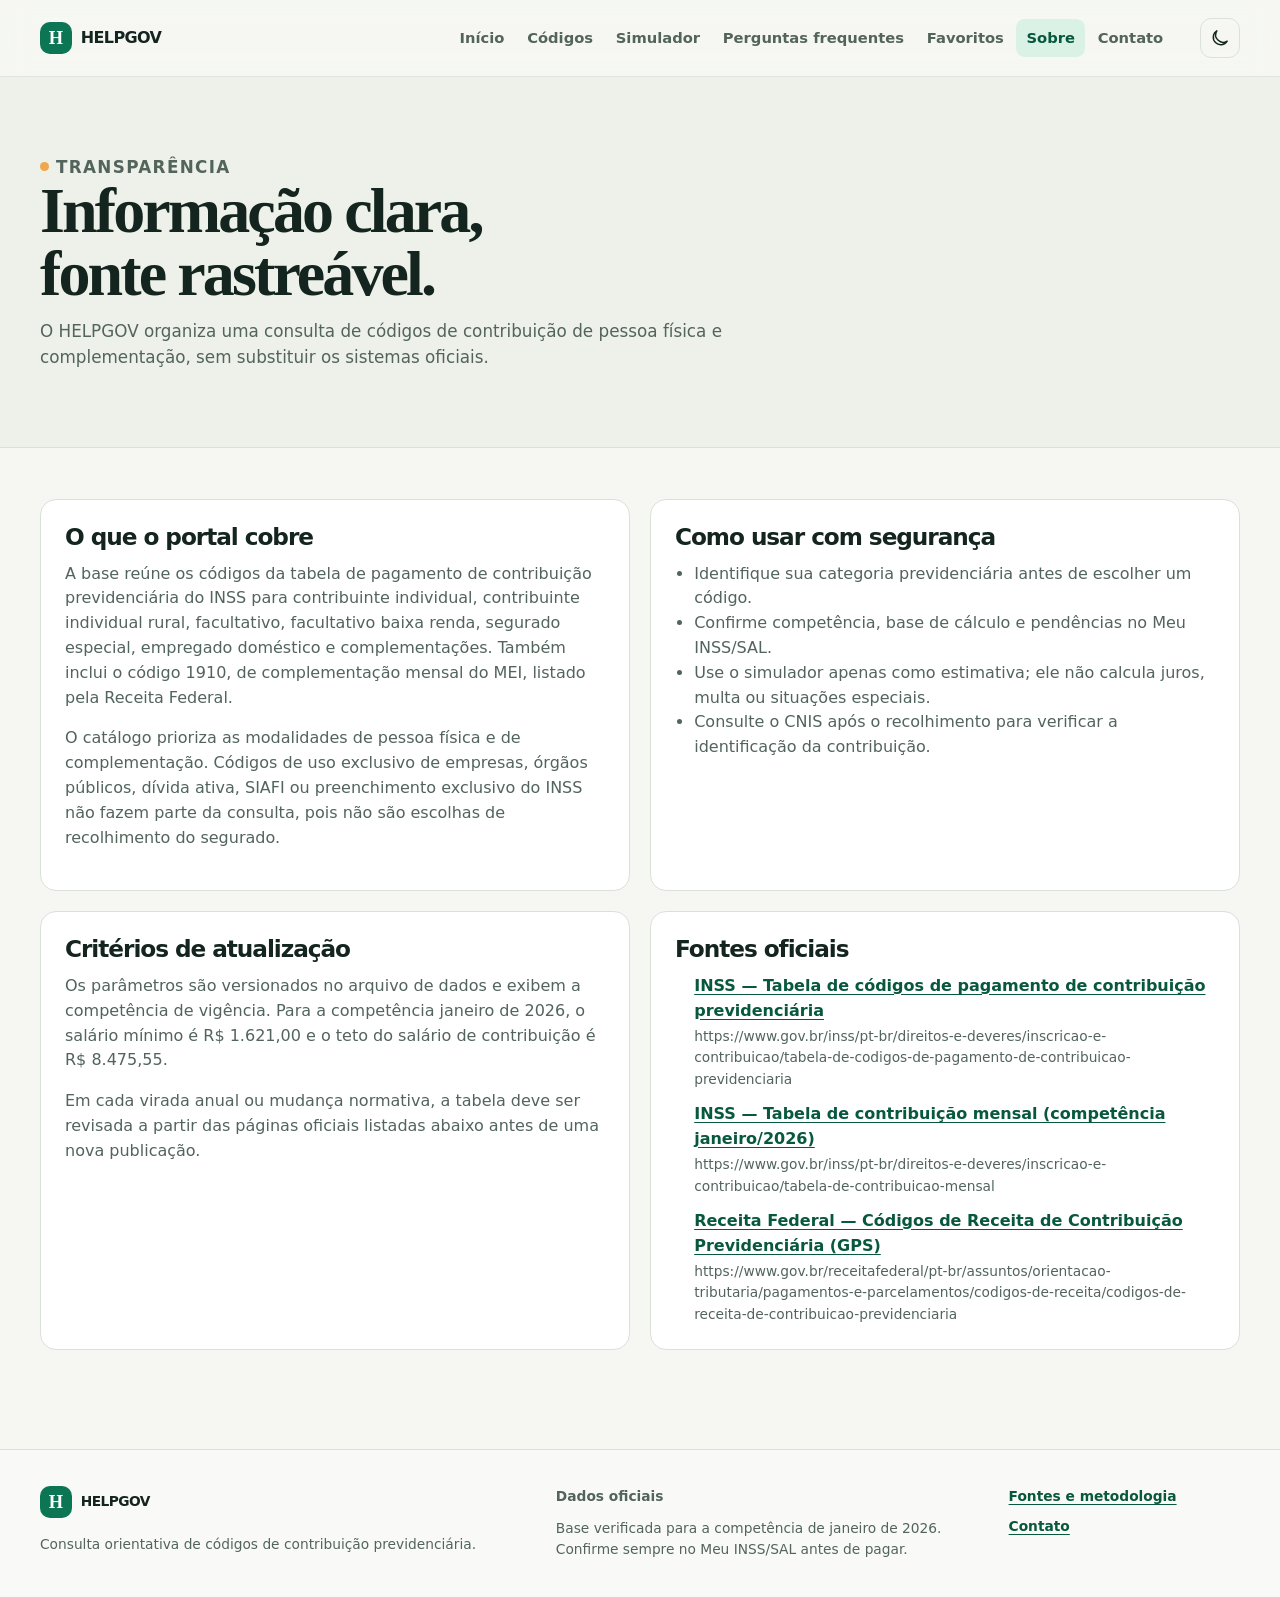
<file: pages/sobre.html>
<!doctype html>
<html lang="pt-BR" data-root="../">
<head>
  <meta charset="utf-8"><meta name="viewport" content="width=device-width, initial-scale=1">
  <meta name="description" content="Metodologia, fontes e limites da consulta de códigos INSS do HELPGOV.">
  <title>Sobre e fontes | HELPGOV</title><link rel="stylesheet" href="../assets/css/main.css">
</head>
<body data-page="sobre">
  <header id="site-header" class="site-header"></header><div id="announcements" class="sr-only" aria-live="polite" aria-atomic="true"></div>
  <main id="main-content">
    <section class="page-hero" aria-labelledby="about-title"><div class="container"><p class="eyebrow">Transparência</p><h1 id="about-title">Informação clara, fonte rastreável.</h1><p>O HELPGOV organiza uma consulta de códigos de contribuição de pessoa física e complementação, sem substituir os sistemas oficiais.</p></div></section>
    <section class="section section--tight"><div class="container two-columns">
      <article class="content-card"><h2>O que o portal cobre</h2><p>A base reúne os códigos da tabela de pagamento de contribuição previdenciária do INSS para contribuinte individual, contribuinte individual rural, facultativo, facultativo baixa renda, segurado especial, empregado doméstico e complementações. Também inclui o código 1910, de complementação mensal do MEI, listado pela Receita Federal.</p><p>O catálogo prioriza as modalidades de pessoa física e de complementação. Códigos de uso exclusivo de empresas, órgãos públicos, dívida ativa, SIAFI ou preenchimento exclusivo do INSS não fazem parte da consulta, pois não são escolhas de recolhimento do segurado.</p></article>
      <article class="content-card"><h2>Como usar com segurança</h2><ul><li>Identifique sua categoria previdenciária antes de escolher um código.</li><li>Confirme competência, base de cálculo e pendências no Meu INSS/SAL.</li><li>Use o simulador apenas como estimativa; ele não calcula juros, multa ou situações especiais.</li><li>Consulte o CNIS após o recolhimento para verificar a identificação da contribuição.</li></ul></article>
      <article class="content-card"><h2>Critérios de atualização</h2><p>Os parâmetros são versionados no arquivo de dados e exibem a competência de vigência. Para a competência janeiro de 2026, o salário mínimo é R$ 1.621,00 e o teto do salário de contribuição é R$ 8.475,55.</p><p>Em cada virada anual ou mudança normativa, a tabela deve ser revisada a partir das páginas oficiais listadas abaixo antes de uma nova publicação.</p></article>
      <article class="content-card" id="fontes"><h2>Fontes oficiais</h2><ul id="source-list" class="source-list"><li>Carregando fontes…</li></ul></article>
    </div></section>
  </main>
  <footer id="site-footer" class="site-footer"></footer>
  <script defer src="../assets/js/shared/utils.js"></script><script defer src="../assets/js/shared/data.js"></script><script defer src="../assets/js/shared/app-shell.js"></script><script defer src="../assets/js/pages/about.js"></script>
</body>
</html>
</file>
<file: assets/css/main.css>
:root {
  color-scheme: light;
  --canvas: #f6f7f3;
  --canvas-muted: #eef1ea;
  --surface: #ffffff;
  --surface-subtle: #f9faf7;
  --ink: #14251f;
  --ink-soft: #52645c;
  --border: #d9e1d9;
  --brand: #0c7654;
  --brand-dark: #07583e;
  --brand-pale: #daf2e5;
  --accent: #eea950;
  --danger: #a92f2b;
  --shadow: 0 18px 48px rgba(25, 55, 42, .08);
  --shadow-hover: 0 20px 48px rgba(25, 55, 42, .15);
  --radius-lg: 1.5rem;
  --radius-md: 1rem;
  --container: 75rem;
  font-family: ui-sans-serif, system-ui, -apple-system, BlinkMacSystemFont, "Segoe UI", sans-serif;
}

:root[data-theme='dark'] {
  color-scheme: dark;
  --canvas: #101917;
  --canvas-muted: #15231e;
  --surface: #192722;
  --surface-subtle: #20332c;
  --ink: #edf7ef;
  --ink-soft: #b7c8bd;
  --border: #3a5046;
  --brand: #6bd4a7;
  --brand-dark: #90e7bf;
  --brand-pale: #163d2f;
  --accent: #ffc674;
  --danger: #ff9c97;
  --shadow: 0 20px 48px rgba(0, 0, 0, .25);
  --shadow-hover: 0 22px 52px rgba(0, 0, 0, .36);
}

* { box-sizing: border-box; }
html { scroll-behavior: smooth; }
body { margin: 0; min-width: 20rem; color: var(--ink); background: var(--canvas); line-height: 1.55; }
body::selection { color: #fff; background: var(--brand); }
a { color: inherit; text-underline-offset: .2em; }
button, input, select, textarea { font: inherit; }
button { cursor: pointer; }
button:disabled { cursor: not-allowed; opacity: .65; }
svg { width: 1.25rem; height: 1.25rem; fill: none; stroke: currentColor; stroke-linecap: round; stroke-linejoin: round; stroke-width: 1.8; }
main { min-height: 65vh; }
.container { width: min(var(--container), calc(100% - 2rem)); margin-inline: auto; }
.section { padding-block: clamp(3.75rem, 7vw, 6.8rem); }
.section--tight { padding-block: clamp(2.25rem, 4vw, 3.75rem); }
.sr-only { position: absolute; width: 1px; height: 1px; padding: 0; margin: -1px; overflow: hidden; clip: rect(0, 0, 0, 0); white-space: nowrap; border: 0; }
.skip-link { position: absolute; z-index: 100; top: -4rem; left: 1rem; padding: .65rem 1rem; color: #fff; background: var(--brand-dark); border-radius: .5rem; }
.skip-link:focus { top: 1rem; }

.site-header { position: sticky; z-index: 20; top: 0; background: color-mix(in srgb, var(--canvas) 88%, transparent); border-bottom: 1px solid color-mix(in srgb, var(--border) 75%, transparent); backdrop-filter: blur(14px); }
.site-header__inner { display: flex; min-height: 4.75rem; align-items: center; gap: 1.25rem; }
.brand { display: inline-flex; flex: 0 0 auto; align-items: center; gap: .55rem; color: var(--ink); font-weight: 700; letter-spacing: -.04em; text-decoration: none; }
.brand__mark { display: grid; width: 2rem; height: 2rem; place-items: center; color: #fff; background: var(--brand); border-radius: .62rem; font-family: Georgia, serif; font-size: 1.15rem; letter-spacing: 0; }
.primary-navigation { display: flex; align-items: center; gap: .12rem; margin-left: auto; }
.primary-navigation a { padding: .45rem .65rem; color: var(--ink-soft); border-radius: .55rem; font-size: .92rem; font-weight: 600; text-decoration: none; }
.primary-navigation a:hover, .primary-navigation a[aria-current='page'] { color: var(--brand-dark); background: var(--brand-pale); }
.icon-button { display: inline-grid; width: 2.5rem; height: 2.5rem; flex: 0 0 auto; place-items: center; padding: 0; color: var(--ink); background: transparent; border: 1px solid var(--border); border-radius: .7rem; transition: color .2s ease, border-color .2s ease, background .2s ease, transform .2s ease; }
.icon-button:hover { color: var(--brand-dark); border-color: var(--brand); background: var(--brand-pale); transform: translateY(-1px); }
.theme-toggle { margin-left: .4rem; }
.menu-toggle { display: none; width: 2.5rem; height: 2.5rem; margin-left: auto; padding: .55rem; color: var(--ink); background: transparent; border: 1px solid var(--border); border-radius: .7rem; }
.menu-toggle span:not(.sr-only) { display: block; height: 2px; margin: .2rem 0; background: currentColor; border-radius: 2px; }

.hero { position: relative; overflow: hidden; padding-block: clamp(3.5rem, 8vw, 7.5rem); background: linear-gradient(125deg, var(--canvas-muted) 0%, var(--canvas) 61%, color-mix(in srgb, var(--brand-pale) 63%, var(--canvas)) 100%); }
.hero::after { position: absolute; right: -7rem; bottom: -11rem; width: min(34rem, 52vw); height: min(34rem, 52vw); content: ''; background: radial-gradient(circle at 35% 35%, color-mix(in srgb, var(--accent) 48%, transparent), transparent 63%); filter: blur(4px); pointer-events: none; }
.hero__grid { position: relative; z-index: 1; display: grid; grid-template-columns: minmax(0, 1.25fr) minmax(17rem, .75fr); gap: 3.5rem; align-items: center; }
.eyebrow { display: inline-flex; align-items: center; gap: .45rem; margin: 0 0 1rem; color: var(--brand-dark); font-size: .78rem; font-weight: 700; letter-spacing: .08em; text-transform: uppercase; }
.eyebrow::before { width: .55rem; height: .55rem; content: ''; background: var(--accent); border-radius: 50%; }
h1, h2, h3, p { margin-top: 0; }
h1, h2 { letter-spacing: -.045em; }
h1 { max-width: 13ch; margin-bottom: 1.2rem; font-family: Georgia, 'Times New Roman', serif; font-size: clamp(2.6rem, 6vw, 5.15rem); line-height: .98; }
h2 { font-size: clamp(1.65rem, 3vw, 2.45rem); line-height: 1.1; }
h3 { line-height: 1.25; }
.lead { max-width: 58ch; margin-bottom: 1.65rem; color: var(--ink-soft); font-size: clamp(1.03rem, 1.5vw, 1.18rem); }
.hero__aside { padding: 1.5rem; background: color-mix(in srgb, var(--surface) 75%, transparent); border: 1px solid color-mix(in srgb, var(--border) 78%, transparent); border-radius: var(--radius-lg); box-shadow: var(--shadow); backdrop-filter: blur(5px); }
.hero__aside strong { display: block; margin-bottom: .3rem; font-size: 1.6rem; letter-spacing: -.04em; }
.hero__aside p { margin-bottom: 1.1rem; color: var(--ink-soft); }
.source-note { display: flex; align-items: flex-start; gap: .7rem; margin-top: 1rem; color: var(--ink-soft); font-size: .83rem; }
.source-note svg { flex: 0 0 auto; margin-top: .13rem; color: var(--brand); }

.search-panel { position: relative; z-index: 2; width: min(54rem, calc(100% - 2rem)); margin: -2.25rem auto 0; padding: .8rem; background: var(--surface); border: 1px solid var(--border); border-radius: 1.15rem; box-shadow: var(--shadow); }
.search-form { display: flex; gap: .7rem; }
.field { display: grid; gap: .42rem; }
.field label, .field-label { font-size: .9rem; font-weight: 700; }
.input, .select, .textarea { width: 100%; min-height: 3rem; padding: .7rem .85rem; color: var(--ink); background: var(--surface); border: 1px solid var(--border); border-radius: .7rem; outline: none; transition: border .2s ease, box-shadow .2s ease; }
.input::placeholder, .textarea::placeholder { color: color-mix(in srgb, var(--ink-soft) 70%, transparent); }
.input:focus, .select:focus, .textarea:focus { border-color: var(--brand); box-shadow: 0 0 0 4px color-mix(in srgb, var(--brand) 18%, transparent); }
.input[aria-invalid='true'], .textarea[aria-invalid='true'] { border-color: var(--danger); }
.search-form .input { min-height: 3.55rem; border: 0; }
.search-form .input:focus { box-shadow: none; }
.button { display: inline-flex; min-height: 3rem; align-items: center; justify-content: center; gap: .5rem; padding: .7rem 1.05rem; color: #fff; background: var(--brand); border: 1px solid var(--brand); border-radius: .7rem; font-weight: 700; text-decoration: none; transition: transform .2s ease, background .2s ease, box-shadow .2s ease; }
.button:hover { color: #fff; background: var(--brand-dark); box-shadow: 0 10px 18px color-mix(in srgb, var(--brand) 22%, transparent); transform: translateY(-1px); }
.button--secondary { color: var(--brand-dark); background: transparent; border-color: var(--brand); }
.button--secondary:hover { color: var(--brand-dark); background: var(--brand-pale); box-shadow: none; }
.button--small { min-height: 2.5rem; padding: .5rem .8rem; font-size: .88rem; }
.button svg { width: 1.1rem; }
.search-form .button { min-height: 3.55rem; }

.section-heading { display: flex; align-items: end; justify-content: space-between; gap: 1.5rem; margin-bottom: 1.7rem; }
.section-heading h2 { margin-bottom: 0; }
.section-heading p { max-width: 48ch; margin-bottom: 0; color: var(--ink-soft); }
.stat-grid { display: grid; grid-template-columns: repeat(3, 1fr); gap: 1rem; }
.stat { padding: 1.2rem; background: var(--surface); border: 1px solid var(--border); border-radius: var(--radius-md); box-shadow: 0 10px 28px rgba(25, 55, 42, .04); }
.stat strong { display: block; color: var(--brand-dark); font-size: clamp(1.55rem, 3vw, 2.25rem); letter-spacing: -.06em; }
.stat span { color: var(--ink-soft); font-size: .87rem; }
.code-grid { display: grid; grid-template-columns: repeat(3, minmax(0, 1fr)); gap: 1rem; }
.code-card { position: relative; min-width: 0; background: var(--surface); border: 1px solid var(--border); border-radius: var(--radius-md); box-shadow: 0 8px 24px rgba(25, 55, 42, .035); transition: border .22s ease, box-shadow .22s ease, transform .22s ease; }
.code-card:hover { border-color: color-mix(in srgb, var(--brand) 45%, var(--border)); box-shadow: var(--shadow-hover); transform: translateY(-3px); }
.code-card__link { display: block; min-height: 100%; padding: 1.2rem 3.7rem 1.25rem 1.2rem; text-decoration: none; }
.code-card__labels { display: flex; align-items: center; gap: .45rem; margin-bottom: 1.25rem; }
.code-number { padding: .22rem .52rem; color: var(--brand-dark); background: var(--brand-pale); border-radius: .38rem; font-family: ui-monospace, SFMono-Regular, Menlo, Consolas, monospace; font-size: .78rem; font-weight: 700; }
.tag { overflow: hidden; max-width: 12.5rem; padding: .2rem .42rem; color: var(--ink-soft); border: 1px solid var(--border); border-radius: 5rem; font-size: .71rem; text-overflow: ellipsis; white-space: nowrap; }
.code-card__title { display: -webkit-box; overflow: hidden; margin-bottom: .5rem; font-size: 1.04rem; -webkit-box-orient: vertical; -webkit-line-clamp: 2; }
.code-card__meta { margin-bottom: .7rem; color: var(--brand-dark); font-size: .84rem; font-weight: 700; }
.code-card__description { display: -webkit-box; overflow: hidden; margin: 0; color: var(--ink-soft); font-size: .88rem; -webkit-box-orient: vertical; -webkit-line-clamp: 2; }
.favorite-button { position: absolute; top: 1rem; right: 1rem; z-index: 1; width: 2.15rem; height: 2.15rem; }
.favorite-button svg { width: 1.15rem; }
.favorite-button.is-active { color: var(--accent); border-color: color-mix(in srgb, var(--accent) 65%, var(--border)); background: color-mix(in srgb, var(--accent) 18%, var(--surface)); }
.favorite-button.is-active svg { fill: currentColor; }
.empty-state { grid-column: 1 / -1; padding: 2.5rem 1.25rem; color: var(--ink-soft); text-align: center; background: var(--surface); border: 1px dashed var(--border); border-radius: var(--radius-md); }

.feature-grid { display: grid; grid-template-columns: repeat(3, 1fr); gap: 1rem; }
.feature { padding: 1.45rem; background: var(--surface); border: 1px solid var(--border); border-radius: var(--radius-md); }
.feature__icon { display: grid; width: 2.65rem; height: 2.65rem; place-items: center; margin-bottom: 1.15rem; color: var(--brand-dark); background: var(--brand-pale); border-radius: .75rem; }
.feature h3 { margin-bottom: .45rem; font-size: 1.04rem; }
.feature p { margin-bottom: 0; color: var(--ink-soft); font-size: .92rem; }
.notice { display: flex; gap: .85rem; padding: 1.15rem 1.25rem; color: var(--ink-soft); background: var(--brand-pale); border-left: 4px solid var(--brand); border-radius: 0 var(--radius-md) var(--radius-md) 0; }
.notice strong { color: var(--ink); }
.notice svg { flex: 0 0 auto; color: var(--brand-dark); }

.page-hero { padding-block: clamp(2.8rem, 6vw, 4.8rem); background: var(--canvas-muted); border-bottom: 1px solid var(--border); }
.page-hero h1 { max-width: 17ch; margin-bottom: .8rem; font-size: clamp(2.35rem, 5vw, 4.2rem); }
.page-hero p { max-width: 65ch; margin-bottom: 0; color: var(--ink-soft); font-size: 1.05rem; }
.filters { display: grid; grid-template-columns: minmax(0, 1fr) minmax(12rem, .35fr) auto; gap: .8rem; align-items: end; padding: 1rem; margin-bottom: 1.5rem; background: var(--surface); border: 1px solid var(--border); border-radius: var(--radius-md); }
.filter-summary { grid-column: 1 / -1; margin: -.1rem 0 0; color: var(--ink-soft); font-size: .88rem; }
.detail-panel { margin-bottom: 1.7rem; scroll-margin-top: 6rem; }
.detail-card { padding: clamp(1.25rem, 3vw, 2rem); background: var(--surface); border: 1px solid var(--border); border-radius: var(--radius-lg); box-shadow: var(--shadow); }
.detail-card__top { display: flex; align-items: flex-start; justify-content: space-between; gap: 1rem; }
.detail-card__top h2 { max-width: 26ch; margin: .7rem 0 .35rem; font-family: Georgia, 'Times New Roman', serif; font-size: clamp(1.7rem, 3vw, 2.65rem); }
.detail-card__top .favorite-button { position: static; }
.detail-subtitle { margin: 0; color: var(--ink-soft); }
.detail-grid { display: grid; grid-template-columns: repeat(2, 1fr); gap: .8rem; margin-top: 1.6rem; }
.detail-item { padding: 1rem; background: var(--surface-subtle); border: 1px solid var(--border); border-radius: .8rem; }
.detail-item span { display: block; margin-bottom: .25rem; color: var(--ink-soft); font-size: .75rem; font-weight: 700; letter-spacing: .05em; text-transform: uppercase; }
.detail-item strong { font-size: .94rem; }
.detail-section { margin-top: 1.5rem; }
.detail-section h3 { margin-bottom: .55rem; font-size: 1rem; }
.detail-section p, .detail-section li { color: var(--ink-soft); }
.detail-section ul { display: grid; gap: .45rem; margin: 0; padding-left: 1.2rem; }
.details-actions { display: flex; flex-wrap: wrap; gap: .7rem; margin-top: 1.5rem; }

.simulator-layout { display: grid; grid-template-columns: minmax(0, .85fr) minmax(19rem, 1.15fr); gap: 1.5rem; align-items: start; }
.panel { padding: clamp(1.25rem, 3vw, 1.75rem); background: var(--surface); border: 1px solid var(--border); border-radius: var(--radius-lg); box-shadow: var(--shadow); }
.panel h2 { margin-bottom: .6rem; font-size: 1.55rem; }
.panel > p { color: var(--ink-soft); }
.form-stack { display: grid; gap: 1rem; margin-top: 1.35rem; }
.help-text, .field-error { margin: .35rem 0 0; color: var(--ink-soft); font-size: .82rem; }
.field-error { color: var(--danger); }
.calculation { min-height: 100%; color: #eaf9ef; background: linear-gradient(135deg, #074c37, #0c7654); border: 0; }
:root[data-theme='dark'] .calculation { color: #effff5; background: linear-gradient(135deg, #17694e, #0d8a60); }
.calculation p, .calculation .help-text { color: color-mix(in srgb, #fff 75%, transparent); }
.calculation__amount { margin: 1.4rem 0 .35rem; font-size: clamp(2.8rem, 6vw, 4.65rem); font-weight: 700; letter-spacing: -.07em; line-height: 1; }
.calculation__caption { font-weight: 600; }
.calculation__rows { display: grid; gap: .5rem; margin-top: 1.45rem; padding-top: 1.2rem; border-top: 1px solid rgba(255, 255, 255, .25); }
.calculation__rows div { display: flex; justify-content: space-between; gap: 1rem; font-size: .9rem; }
.calculation .notice { margin-top: 1.4rem; color: #eaf9ef; background: rgba(255, 255, 255, .1); border-left-color: var(--accent); font-size: .85rem; }

.faq-search { display: flex; gap: .7rem; margin-bottom: 1.5rem; }
.faq-search .input { flex: 1; }
.faq-list { display: grid; gap: .7rem; }
.faq-item { background: var(--surface); border: 1px solid var(--border); border-radius: .85rem; }
.faq-item summary { display: flex; align-items: center; justify-content: space-between; gap: 1rem; padding: 1rem 1.15rem; font-weight: 700; list-style: none; cursor: pointer; }
.faq-item summary::-webkit-details-marker { display: none; }
.faq-item summary::after { flex: 0 0 auto; content: '+'; color: var(--brand-dark); font-size: 1.3rem; line-height: 1; }
.faq-item[open] summary::after { content: '–'; }
.faq-item__answer { padding: 0 1.15rem 1.15rem; color: var(--ink-soft); }
.faq-item__answer p { margin: 0; }

.two-columns { display: grid; grid-template-columns: repeat(2, 1fr); gap: 1.25rem; }
.content-card { padding: 1.5rem; background: var(--surface); border: 1px solid var(--border); border-radius: var(--radius-md); }
.content-card h2 { margin-bottom: .75rem; font-size: 1.45rem; }
.content-card p, .content-card li { color: var(--ink-soft); }
.content-card ul { margin: 0; padding-left: 1.2rem; }
.source-list { display: grid; gap: .75rem; padding: 0; list-style: none; }
.source-list a { color: var(--brand-dark); font-weight: 700; }
.source-list span { display: block; margin-top: .16rem; color: var(--ink-soft); font-size: .86rem; overflow-wrap: anywhere; }
.contact-grid { display: grid; grid-template-columns: minmax(0, 1.2fr) minmax(17rem, .8fr); gap: 1.3rem; align-items: start; }
.form-status { min-height: 1.4rem; margin: 0; color: var(--ink-soft); font-size: .9rem; }
.form-status.is-error { color: var(--danger); }
.form-status.is-success { color: var(--brand-dark); }

.site-footer { margin-top: 3rem; color: var(--ink-soft); background: var(--surface-subtle); border-top: 1px solid var(--border); }
.footer__inner { display: grid; grid-template-columns: 1.15fr 1fr .55fr; gap: 2rem; padding-block: 2.25rem; font-size: .86rem; }
.footer__inner p { margin: .65rem 0 0; }
.brand--footer { margin-bottom: .35rem; }
.footer__links { display: grid; align-content: start; gap: .55rem; }
.footer__links a { color: var(--brand-dark); font-weight: 700; }

:focus-visible { outline: 3px solid color-mix(in srgb, var(--accent) 85%, #fff); outline-offset: 3px; }
[hidden] { display: none !important; }
.reveal { animation: reveal .4s ease both; }
@keyframes reveal { from { opacity: 0; transform: translateY(8px); } to { opacity: 1; transform: translateY(0); } }

@media (max-width: 980px) {
  .primary-navigation a { padding-inline: .42rem; font-size: .85rem; }
  .hero__grid, .simulator-layout, .contact-grid { grid-template-columns: 1fr; gap: 2rem; }
  .hero__aside { max-width: 34rem; }
  .code-grid { grid-template-columns: repeat(2, minmax(0, 1fr)); }
  .feature-grid { grid-template-columns: 1fr; }
  .footer__inner { grid-template-columns: 1fr 1fr; }
  .footer__links { grid-column: 1 / -1; grid-template-columns: repeat(2, max-content); }
}

@media (max-width: 850px) {
  .site-header__inner { position: relative; }
  .menu-toggle { display: block; }
  .primary-navigation { position: absolute; top: calc(100% - .2rem); right: 1rem; left: 1rem; display: none; align-items: stretch; padding: .55rem; background: var(--surface); border: 1px solid var(--border); border-radius: .8rem; box-shadow: var(--shadow); }
  .primary-navigation.is-open { display: grid; }
  .primary-navigation a { padding: .7rem .8rem; font-size: .94rem; }
  .theme-toggle { margin-left: 0; }
}

@media (max-width: 650px) {
  .container { width: min(var(--container), calc(100% - 1.25rem)); }
  .site-header__inner { min-height: 4.25rem; gap: .55rem; }
  .theme-toggle { width: 2.3rem; height: 2.3rem; }
  .hero { padding-block: 3.25rem; }
  h1 { max-width: 14ch; }
  .search-panel { width: calc(100% - 1.25rem); margin-top: -1.45rem; }
  .search-form, .faq-search { flex-direction: column; }
  .search-form .button, .faq-search .button { width: 100%; }
  .section-heading { display: block; }
  .section-heading p { margin-top: .55rem; }
  .stat-grid, .code-grid, .two-columns, .detail-grid { grid-template-columns: 1fr; }
  .filters { grid-template-columns: 1fr; }
  .filters .button { width: 100%; }
  .detail-card__top { align-items: start; }
  .footer__inner, .footer__links { grid-template-columns: 1fr; gap: 1.3rem; }
}

@media (prefers-reduced-motion: reduce) {
  *, *::before, *::after { scroll-behavior: auto !important; animation-duration: .01ms !important; animation-iteration-count: 1 !important; transition-duration: .01ms !important; }
}
</file>
<file: style/styles.css>
/* Estilos básicos - Go Live Server */
body {
    font-family: 'Segoe UI', Tahoma, Geneva, Verdana, sans-serif;
    margin: 0;
    padding: 20px;
    line-height: 1.6;
    background-color: #f5f5f5;
}

h1 {
    color: #333;
    border-bottom: 2px solid #007acc;
    padding-bottom: 10px;
}
</file>
